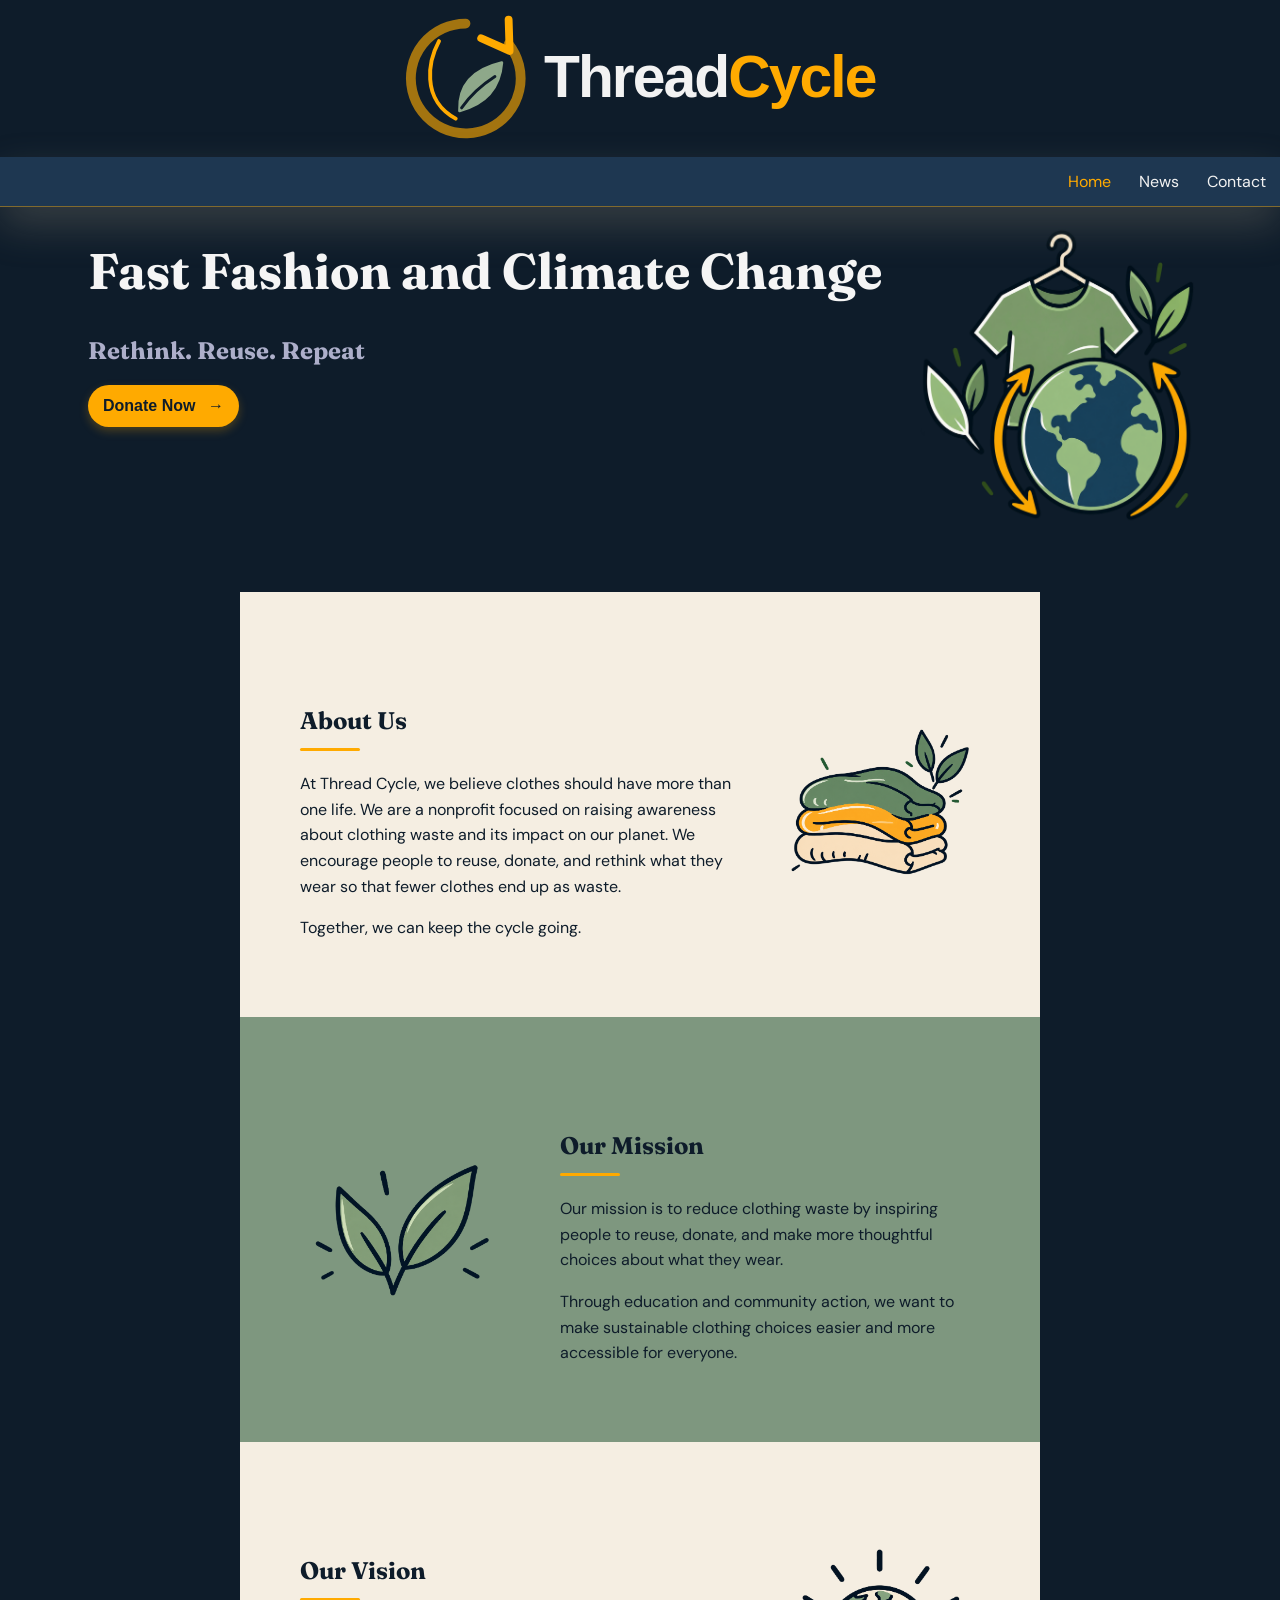
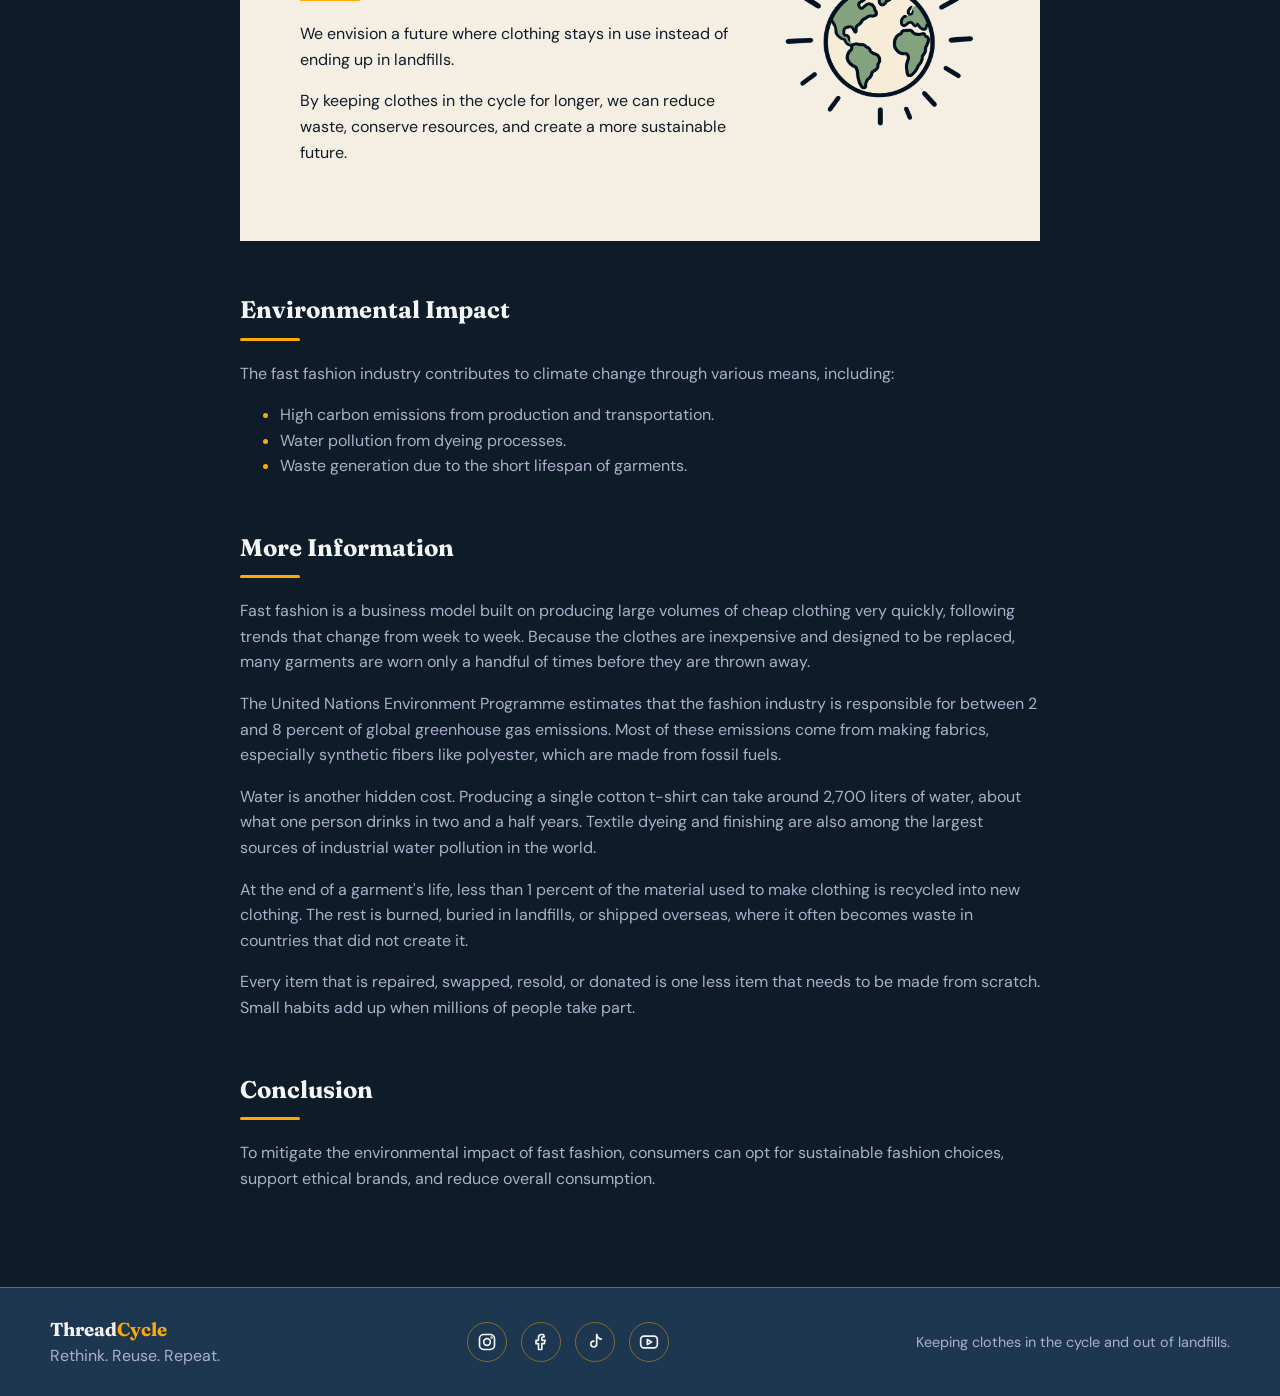
<file: index.html>
<!DOCTYPE html>
<html lang="en">
<head>
    <meta charset="UTF-8">
    <meta name="viewport" content="width=device-width, initial-scale=1.0">
    <link rel="stylesheet" href="style.css">
    <title>ThreadCycle: Fast Fashion and Climate Change</title>
</head>

<body>
    <header>
    <svg xmlns="http://www.w3.org/2000/svg" viewBox="20 0 510 160" role="img" aria-labelledby="title description">
        <title id="title">ThreadCycle</title>
        <desc id="description">ThreadCycle wordmark with a circular thread-and-leaf symbol.</desc>
        <g fill="none" stroke-linecap="round" stroke-linejoin="round">
            <path d="M97 24a56 56 0 1 0 44 21" stroke="#FFAA00" stroke-opacity=".62" stroke-width="10"/>
            <path d="M141 20 142 52 113 39" stroke="#FFAA00" stroke-width="8"/>
            <path d="M91 113c-1-25 13-42 43-49-2 25-16 42-43 49Z" fill="#8EA88A" stroke="#8EA88A" stroke-width="3"/>
            <path d="M93 110c9-13 20-23 34-32" stroke="#0E1C2A" stroke-width="3"/>
            <path d="M70 42c-7 13-10 25-9 39 1 18 11 32 26 40" stroke="#FFAA00" stroke-width="4"/>
        </g>
        <text x="177" y="99" fill="#F2F2F2" font-family="Inter, Avenir Next, Montserrat, Arial, sans-serif" font-weight="700" letter-spacing="-2">
            <tspan font-size="60">Thread</tspan><tspan fill="#FFAA00" font-size="60">Cycle</tspan>
        </text>
    </svg>
    </header>

    <div id="navbar">
        <input type="checkbox" id="menu-toggle">
        <label for="menu-toggle" class="hamburger" aria-label="Toggle menu">
            <span class="bar"></span>
            <span class="bar"></span>
            <span class="bar"></span>
        </label>
        <div class="links">
            <a href="index.html" class="active">Home</a>
            <a href="news.html">News</a>
            <a href="contact.html">Contact</a>
        </div>
    </div> 
    <div class="top-wrapper">
        <div class="top-text">
            <h1>Fast Fashion and Climate Change</h1>
            <h2>Rethink. Reuse. Repeat</h2>
            <button>Donate Now <span>→</span></button>
        </div>
        <div class="pic">
            <img id="donateIMG" src="Eco Fashion Globe Sticker.png" alt="">
        </div>
    </div>

    <div class="content">
        <div id="our-description">
            <div class="aboutUs">
                <div class="info">
                    <h2>About Us</h2>
                    <p>At Thread Cycle, we believe clothes should have more than one life. We are a nonprofit focused on raising awareness about clothing waste and its impact on our planet. We encourage people to reuse, donate, and rethink what they wear so that fewer clothes end up as waste.</p>
                    <p>Together, we can keep the cycle going.</p>
                </div>
                <div class="pic">
                    <img src="Cozy Stacked Blankets with Leaves (1).png" alt="folded clothes"/>
                </div>
            </div>  
            <div class="mission">
                <div class="pic">
                    <img src="Sage Leaf Sprout Sticker.png" alt="leaves moving">
                </div> 
                <div>
                    <h2>Our Mission</h2>
                    <p>Our mission is to reduce clothing waste by inspiring people to reuse, donate, and make more thoughtful choices about what they wear.</p>
                    <p>Through education and community action, we want to make sustainable clothing choices easier and more accessible for everyone.</p>
                </div>   
            </div>
            <div class="vision">
                <div>
                    <h2>Our Vision</h2>
                    <p>We envision a future where clothing stays in use instead of ending up in landfills.</p>
                    <p>By keeping clothes in the cycle for longer, we can reduce waste, conserve resources, and create a more sustainable future.</p>
                </div>
                <div class="pic">
                    <img src="Radiant Hand-Drawn Earth Icon.png" alt="planet earth shining">
                </div>
            </div>  
        </div>

        <h2>Environmental Impact</h2>
        <p>The fast fashion industry contributes to climate change through various means, including:</p>
        <ul>
            <li>High carbon emissions from production and transportation.</li>
            <li>Water pollution from dyeing processes.</li>
            <li>Waste generation due to the short lifespan of garments.</li>
        </ul>
        <h2>More Information</h2>
        <p>Fast fashion is a business model built on producing large volumes of cheap clothing very quickly, following trends that change from week to week. Because the clothes are inexpensive and designed to be replaced, many garments are worn only a handful of times before they are thrown away.</p>
        <p>The United Nations Environment Programme estimates that the fashion industry is responsible for between 2 and 8 percent of global greenhouse gas emissions. Most of these emissions come from making fabrics, especially synthetic fibers like polyester, which are made from fossil fuels.</p>
        <p>Water is another hidden cost. Producing a single cotton t-shirt can take around 2,700 liters of water, about what one person drinks in two and a half years. Textile dyeing and finishing are also among the largest sources of industrial water pollution in the world.</p>
        <p>At the end of a garment's life, less than 1 percent of the material used to make clothing is recycled into new clothing. The rest is burned, buried in landfills, or shipped overseas, where it often becomes waste in countries that did not create it.</p>
        <p>Every item that is repaired, swapped, resold, or donated is one less item that needs to be made from scratch. Small habits add up when millions of people take part.</p>

        <h2>Conclusion</h2>
        <p>To mitigate the environmental impact of fast fashion, consumers can opt for sustainable fashion choices, support ethical brands, and reduce overall consumption.</p>
    </div>

    <footer>
        <div class="footer-brand">
            <h3>Thread<span>Cycle</span></h3>
            <p>Rethink. Reuse. Repeat.</p>
        </div>
        <div class="footer-links social-links">
            <a href="https://www.instagram.com/" target="_blank" rel="noopener" aria-label="Instagram">
                <svg viewBox="0 0 24 24" aria-hidden="true"><rect x="3" y="3" width="18" height="18" rx="5"/><circle cx="12" cy="12" r="4"/><circle cx="17.5" cy="6.5" r="0.5"/></svg>
            </a>
            <a href="https://www.facebook.com/" target="_blank" rel="noopener" aria-label="Facebook">
                <svg viewBox="0 0 24 24" aria-hidden="true"><path d="M15 3h-2.5A3.5 3.5 0 0 0 9 6.5V10H6v4h3v7h4v-7h3l1-4h-4V7a1 1 0 0 1 1-1h2Z"/></svg>
            </a>
            <a href="https://www.tiktok.com/" target="_blank" rel="noopener" aria-label="TikTok">
                <svg viewBox="0 0 24 24" aria-hidden="true"><path d="M14 3v11.5a3.5 3.5 0 1 1-3.5-3.5"/><path d="M14 3c.5 3 2.5 5 5.5 5.5"/></svg>
            </a>
            <a href="https://www.youtube.com/" target="_blank" rel="noopener" aria-label="YouTube">
                <svg viewBox="0 0 24 24" aria-hidden="true"><rect x="2" y="5" width="20" height="14" rx="4"/><path d="m10 9 5 3-5 3Z"/></svg>
            </a>
        </div>
        <p class="footer-note">Keeping clothes in the cycle and out of landfills.</p>
    </footer>
</body>
</html>
</file>
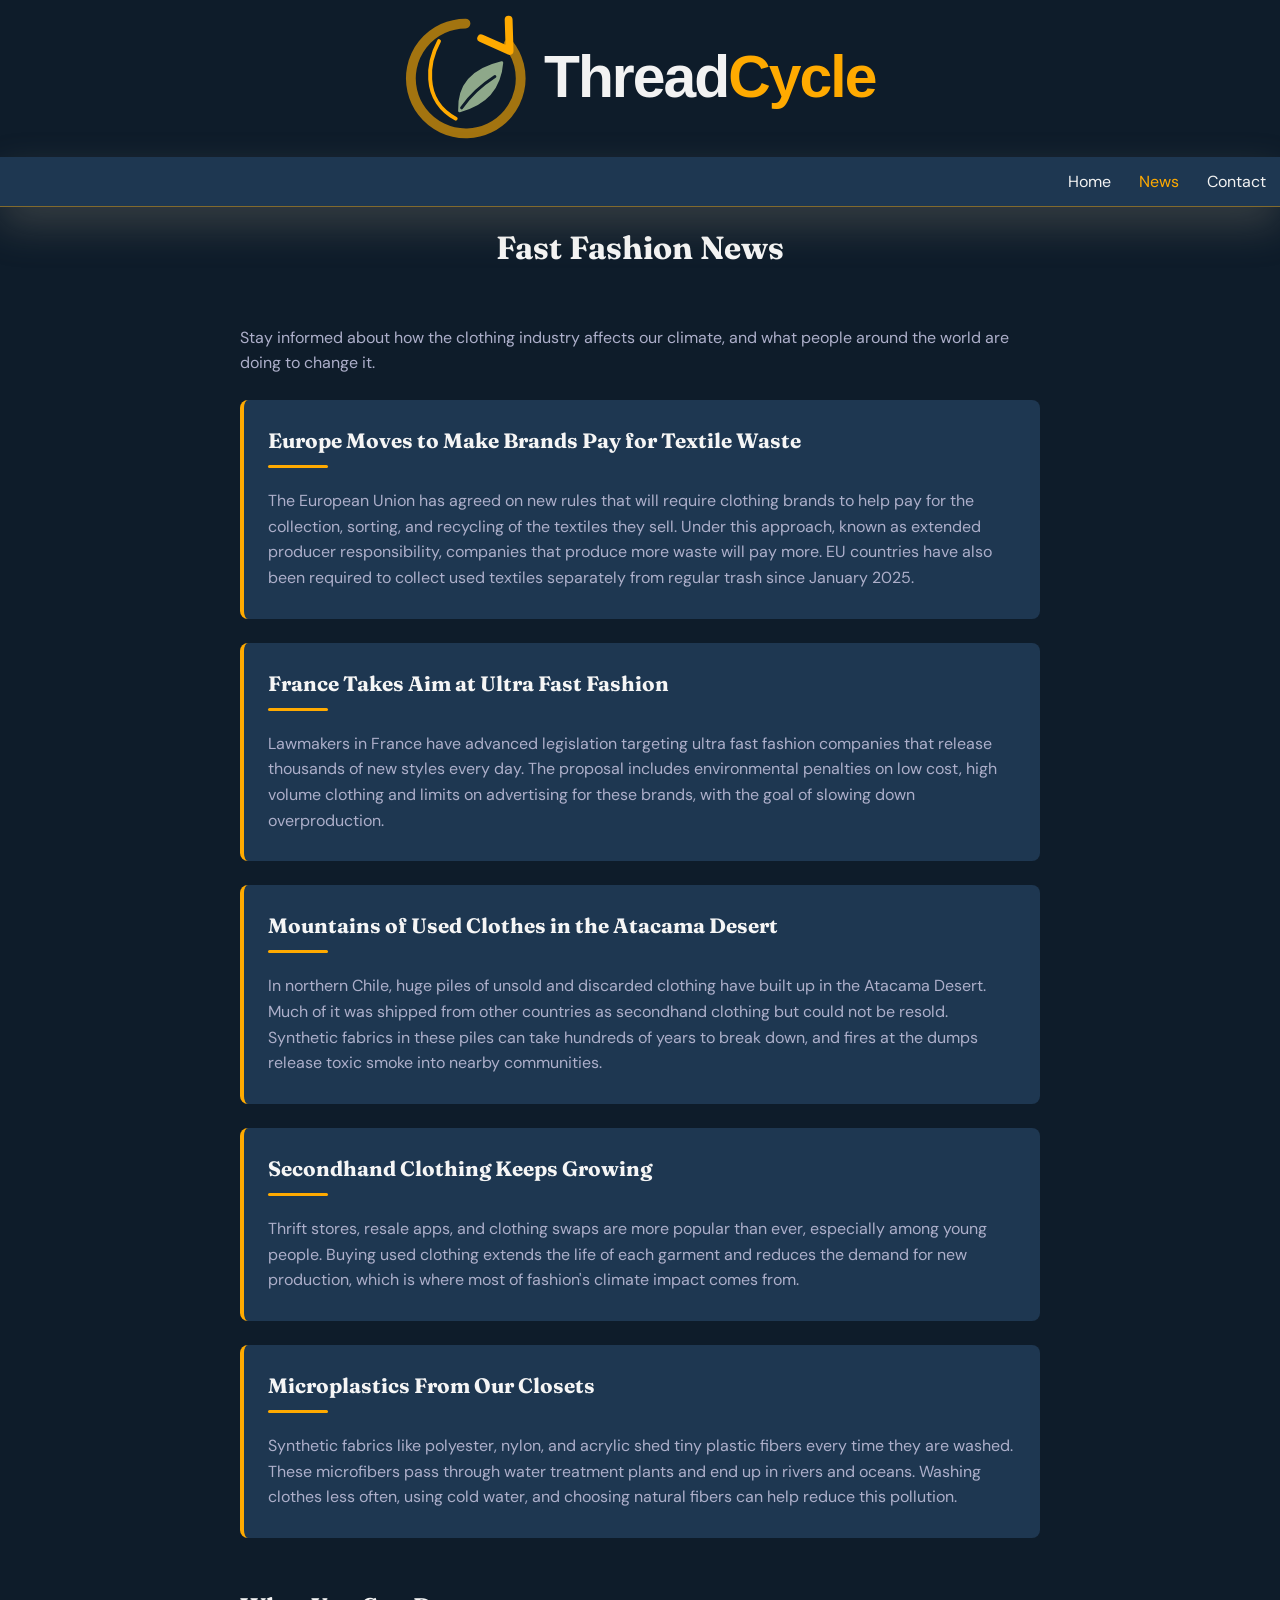
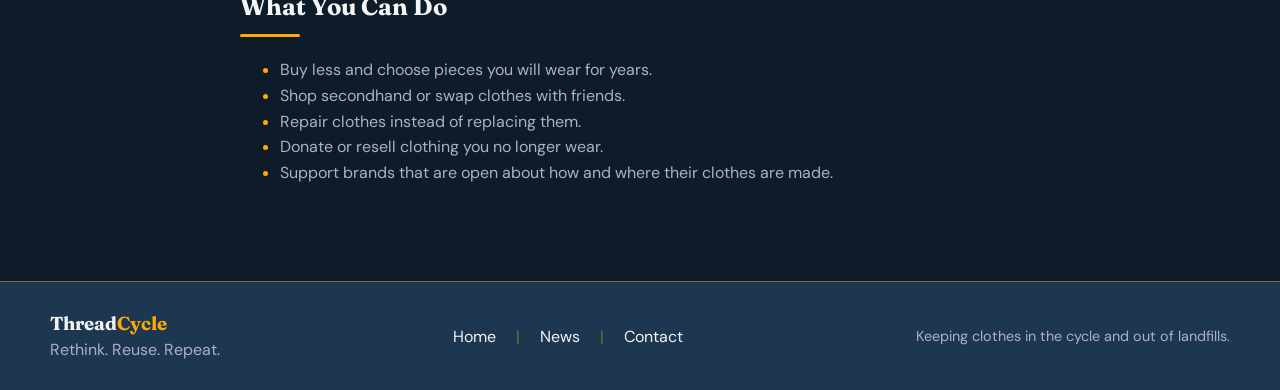
<file: news.html>
<!DOCTYPE html>
<html lang="en">
<head>
    <meta charset="UTF-8">
    <meta name="viewport" content="width=device-width, initial-scale=1.0">
    <link rel="stylesheet" href="style.css">
    <title>ThreadCycle: News</title>
</head>

<body>
    <header>
    <svg xmlns="http://www.w3.org/2000/svg" viewBox="20 0 510 160" role="img" aria-labelledby="title description">
        <title id="title">ThreadCycle</title>
        <desc id="description">ThreadCycle wordmark with a circular thread-and-leaf symbol.</desc>
        <g fill="none" stroke-linecap="round" stroke-linejoin="round">
            <path d="M97 24a56 56 0 1 0 44 21" stroke="#FFAA00" stroke-opacity=".62" stroke-width="10"/>
            <path d="M141 20 142 52 113 39" stroke="#FFAA00" stroke-width="8"/>
            <path d="M91 113c-1-25 13-42 43-49-2 25-16 42-43 49Z" fill="#8EA88A" stroke="#8EA88A" stroke-width="3"/>
            <path d="M93 110c9-13 20-23 34-32" stroke="#0E1C2A" stroke-width="3"/>
            <path d="M70 42c-7 13-10 25-9 39 1 18 11 32 26 40" stroke="#FFAA00" stroke-width="4"/>
        </g>
        <text x="177" y="99" fill="#F2F2F2" font-family="Inter, Avenir Next, Montserrat, Arial, sans-serif" font-weight="700" letter-spacing="-2">
            <tspan font-size="60">Thread</tspan><tspan fill="#FFAA00" font-size="60">Cycle</tspan>
        </text>
    </svg>
    </header>

    <div id="navbar">
        <input type="checkbox" id="menu-toggle">
        <label for="menu-toggle" class="hamburger" aria-label="Toggle menu">
            <span class="bar"></span>
            <span class="bar"></span>
            <span class="bar"></span>
        </label>
        <div class="links">
            <a href="index.html">Home</a>
            <a href="news.html" class="active">News</a>
            <a href="contact.html">Contact</a>
        </div>
    </div>

    <h1>Fast Fashion News</h1>

    <main class="content">
        <p>Stay informed about how the clothing industry affects our climate, and what people around the world are doing to change it.</p>

        <article class="card">
            <h2>Europe Moves to Make Brands Pay for Textile Waste</h2>
            <p>The European Union has agreed on new rules that will require clothing brands to help pay for the collection, sorting, and recycling of the textiles they sell. Under this approach, known as extended producer responsibility, companies that produce more waste will pay more. EU countries have also been required to collect used textiles separately from regular trash since January 2025.</p>
        </article>

        <article class="card">
            <h2>France Takes Aim at Ultra Fast Fashion</h2>
            <p>Lawmakers in France have advanced legislation targeting ultra fast fashion companies that release thousands of new styles every day. The proposal includes environmental penalties on low cost, high volume clothing and limits on advertising for these brands, with the goal of slowing down overproduction.</p>
        </article>

        <article class="card">
            <h2>Mountains of Used Clothes in the Atacama Desert</h2>
            <p>In northern Chile, huge piles of unsold and discarded clothing have built up in the Atacama Desert. Much of it was shipped from other countries as secondhand clothing but could not be resold. Synthetic fabrics in these piles can take hundreds of years to break down, and fires at the dumps release toxic smoke into nearby communities.</p>
        </article>

        <article class="card">
            <h2>Secondhand Clothing Keeps Growing</h2>
            <p>Thrift stores, resale apps, and clothing swaps are more popular than ever, especially among young people. Buying used clothing extends the life of each garment and reduces the demand for new production, which is where most of fashion's climate impact comes from.</p>
        </article>

        <article class="card">
            <h2>Microplastics From Our Closets</h2>
            <p>Synthetic fabrics like polyester, nylon, and acrylic shed tiny plastic fibers every time they are washed. These microfibers pass through water treatment plants and end up in rivers and oceans. Washing clothes less often, using cold water, and choosing natural fibers can help reduce this pollution.</p>
        </article>

        <h2>What You Can Do</h2>
        <ul>
            <li>Buy less and choose pieces you will wear for years.</li>
            <li>Shop secondhand or swap clothes with friends.</li>
            <li>Repair clothes instead of replacing them.</li>
            <li>Donate or resell clothing you no longer wear.</li>
            <li>Support brands that are open about how and where their clothes are made.</li>
        </ul>
    </main>

    <footer>
        <div class="footer-brand">
            <h3>Thread<span>Cycle</span></h3>
            <p>Rethink. Reuse. Repeat.</p>
        </div>
        <div class="footer-links">
            <a href="index.html">Home</a>
            <a href="news.html">News</a>
            <a href="contact.html">Contact</a>
        </div>
        <p class="footer-note">Keeping clothes in the cycle and out of landfills.</p>
    </footer>
</body>
</html>
</file>
<file: style.css>
@import url('https://fonts.googleapis.com/css2?family=DM+Sans:wght@400;500;600;700&family=Fraunces:opsz,wght@9..144,600;9..144,700&display=swap');


*{
    box-sizing: border-box;
}
body{
    display: flex;
    flex-direction: column;
    background-color: #0e1c2a;
    color: #adafca;
    align-items: center;
    font-family: 'DM Sans', sans-serif;
    margin: 0;
}
header {
    width: 100vw;
    display: flex;
    justify-content: center;
}

header svg {
    width: 500px;
    height: auto;
}

h1, h2, h3 {
    font-family: 'Fraunces', serif;
}

h1{
    color:whitesmoke;
}

.hamburger{
    display: none;
    flex-direction: column;
    cursor: pointer;
    margin-left: 10px;
    padding: 8px;
}
.bar {
    display: block;
    width: 25px;
    height: 3px;
    margin: 5px auto;
    -webkit-transition: all 0.3s ease-in-out;
    transition: all 0.3s ease-in-out;
    background-color: #f2f2f2;
}

/* Style the navbar */

#navbar {
    display: flex;
    position: sticky;
    top: 0;
    align-self: flex-start;
    width: 100%;
    background-color: #1e3751;
    border-bottom: 1px solid rgba(255, 170, 0, 0.44);
    box-shadow: 0 18px 42px rgba(178, 167, 144, 0.25);
    justify-content: space-between;
    align-items: center;
}

/* Navbar links */
#navbar a {
  
   
    color: #f2f2f2;
    text-align: center;
    padding: 14px;
    text-decoration: none;
}

#navbar .links {
    display: flex;
    margin-left: auto;
}

#navbar a:hover,
#navbar a.active {
    color: #FFAA00;
}

#menu-toggle {
    display: none;
}

#menu-toggle:checked + .hamburger .bar:nth-child(2) {
    opacity: 0;
}

#menu-toggle:checked + .hamburger .bar:nth-child(1) {
    transform: translateY(8px) rotate(45deg);
}

#menu-toggle:checked + .hamburger .bar:nth-child(3) {
    transform: translateY(-8px) rotate(-45deg);
}

.top-wrapper{
    display: flex;
    justify-content: space-around;
    gap: 30px;
    margin-bottom: 40px;
}
 #donateIMG{
    height: 300px;
    width: 300px;
    margin-top: 20px;
    margin-right: 20px;
 }
.top-text{
    margin-left: 40px;
}
.top-text h1{
    font-size: 50px;
}
.top-text button{
    background-color: #FFAA00;
    border: 0px;
    border-radius: 30px;
    color: #0E1C2A;
    font-weight: bold;
    font-size: 1rem;
    padding: 12px 15px;
    cursor: pointer;
    box-shadow: 0 4px 10px rgba(255, 170, 0, 0.25);
    transition: all 0.2s ease;
}

.top-text button:hover {
    background-color: #ffc44d;
    transform: translateY(-2px);
    box-shadow: 0 6px 14px rgba(255, 170, 0, 0.35);
}

.top-text button:active {
    transform: translateY(0);
}
.top-text button span {
    display: inline-block;
    margin-left: 8px;
    transition: transform 0.2s ease;
}

.top-text button:hover span {
    transform: translateX(5px);
}
#our-description h2{
  color: #0E1C2A;
}
.aboutUs, .vision{
    display: flex;
    justify-content: space-around;
    align-items: center;
    gap: 40px;
    width: 100%;
    background-color: #F5EEE2;
    padding: 60px;
    color: #0E1C2A;
}
.mission {
    display: flex;
    justify-content: space-around;
    align-items: center;
    gap: 60px;
    width: 100%;
    background-color: #94af8fd7;
    padding: 60px;
    color: #0E1C2A;
}
.pic img{
    width: 200px;
}


/* Page content */
.content {
    padding: 20px 50px;
} 
.content {
    max-width: 900px;
    width: 100%;
    line-height: 1.6;
}

.content h2 {
    margin-top: 50px;
    margin-bottom: 20px;
}

.content h2,
.content strong {
    color: whitesmoke;
}

.card {
    background-color: #1e3751;
    border-left: 4px solid #FFAA00;
    border-radius: 8px;
    padding: 4px 24px 12px;
    margin: 24px 0;
}

.card h2 {
    margin-top: 20px;
    font-size: 1.3rem;
}

.contact-form {
    display: flex;
    flex-direction: column;
    gap: 8px;
    margin-top: 30px;
}

.contact-form label {
    color: whitesmoke;
    font-weight: 600;
    margin-top: 10px;
}

.contact-form input,
.contact-form select,
.contact-form textarea {
    background-color: #1e3751;
    border: 1px solid rgba(255, 170, 0, 0.44);
    border-radius: 8px;
    color: #f2f2f2;
    font-family: inherit;
    font-size: 1rem;
    padding: 10px 12px;
}

.contact-form input:focus,
.contact-form select:focus,
.contact-form textarea:focus {
    outline: 2px solid #FFAA00;
}

.contact-form button {
    align-self: flex-start;
    background-color: #FFAA00;
    border: 0;
    border-radius: 30px;
    color: #0E1C2A;
    font-weight: bold;
    font-size: 1rem;
    padding: 12px 20px;
    margin-top: 16px;
    cursor: pointer;
}

.contact-form button:hover {
    background-color: #ffc44d;
}

.form-status {
    color: #8EA88A;
    font-weight: 600;
}

::selection {
    background-color: #FFAA00;
    color: #0E1C2A;
}

.content h2::after {
    content: "";
    display: block;
    width: 60px;
    height: 3px;
    margin-top: 8px;
    background-color: #FFAA00;
    border-radius: 2px;
}



.content li::marker {
    color: #FFAA00;
}

.contact-form input::placeholder,
.contact-form textarea::placeholder {
    color: #7c8199;
}

footer {
    display: flex;
    justify-content: space-between;
    align-items: center;
    flex-wrap: wrap;
    gap: 20px;
    width: 100%;
    margin-top: 60px;
    padding: 30px 50px;
    background-color: #1e3751;
    border-top: 1px solid rgba(255, 170, 0, 0.44);
}

footer h3 {
    margin: 0;
    color: #f2f2f2;
}

footer h3 span {
    color: #FFAA00;
}

.footer-brand p {
    margin: 4px 0 0;
}

.footer-links {
    display: flex;
    gap: 20px;
}

.footer-links a {
    color: #f2f2f2;
    text-decoration: none;
}

.footer-links a:hover {
    color: #FFAA00;
}

.footer-links a:not(:last-child)::after {
    content: "|";
    margin-left: 20px;
    color: rgba(255, 170, 0, 0.44);
}

.social-links {
    gap: 14px;
}

.social-links a {
    display: flex;
    align-items: center;
    justify-content: center;
    width: 40px;
    height: 40px;
    border: 1px solid rgba(255, 170, 0, 0.44);
    border-radius: 50%;
    transition: color 0.2s, border-color 0.2s;
}

.social-links a:not(:last-child)::after {
    content: none;
}

.social-links a:hover {
    border-color: #FFAA00;
}

.social-links svg {
    width: 20px;
    height: 20px;
    fill: none;
    stroke: currentColor;
    stroke-width: 2;
    stroke-linecap: round;
    stroke-linejoin: round;
}

.footer-note {
    margin: 0;
    font-size: 0.9rem;
}

/* Mobile view: screens 600px wide or smaller */
@media (max-width: 600px) {
    h1 {
        font-size: 1.5rem;
        text-align: center;
    }

    header svg {
        width: 100%;
    }

    #navbar {
        flex-wrap: wrap;
    }

    .hamburger {
        display: flex;
    }

    #navbar .links {
        display: none;
        flex-direction: column;
        width: 100%;
    }

    #menu-toggle:checked ~ .links {
        display: flex;
    }

    #navbar .links a {
        border-top: 1px solid rgba(255, 170, 0, 0.2);
    }

    .content {
        padding: 20px;
    }

    footer {
        flex-direction: column;
        text-align: center;
        padding: 30px 20px;
    }

        /* Hero section */
    .top-wrapper {
        flex-direction: column;
        align-items: center;
        text-align: center;
        gap: 20px;
        margin-bottom: 30px;
    }

    .top-text {
        margin-left: 0;
        padding: 0 20px;
    }

    .top-text h1 {
        font-size: 2.2rem;
        line-height: 1.15;
        margin-bottom: 15px;
    }

    .top-text h2 {
        font-size: 1.3rem;
        margin-top: 10px;
    }

    .top-text button {
        margin-top: 10px;
    }

    #donateIMG {
        width: 220px;
        height: 220px;
        margin: 0;
    }


    /* About Us, Mission, and Vision */
    .aboutUs,
    .mission,
    .vision {
        flex-direction: column;
        gap: 25px;
        padding: 40px 25px;
        text-align: center;
    }

    .aboutUs .info,
    .mission > div:last-child,
    .vision > div:first-child {
        width: 100%;
    }

    .aboutUs .pic,
    .mission .pic,
    .vision .pic {
        display: flex;
        justify-content: center;
        width: 100%;
    }

    .pic img {
        width: 170px;
        max-width: 100%;
        height: auto;
    }


    /* Section headings */
    #our-description h2 {
        font-size: 1.7rem;
        margin-top: 10px;
        margin-bottom: 15px;
    }


    /* Text inside About/Mission/Vision */
    #our-description p {
        font-size: 0.95rem;
        line-height: 1.6;
    }


    /* Main content after the three sections */
    .content > h2 {
        font-size: 1.7rem;
        line-height: 1.2;
    }

    .content > p,
    .content > ul {
        font-size: 0.95rem;
    }

    .content > ul {
        padding-left: 25px;
    }

}
</file>
